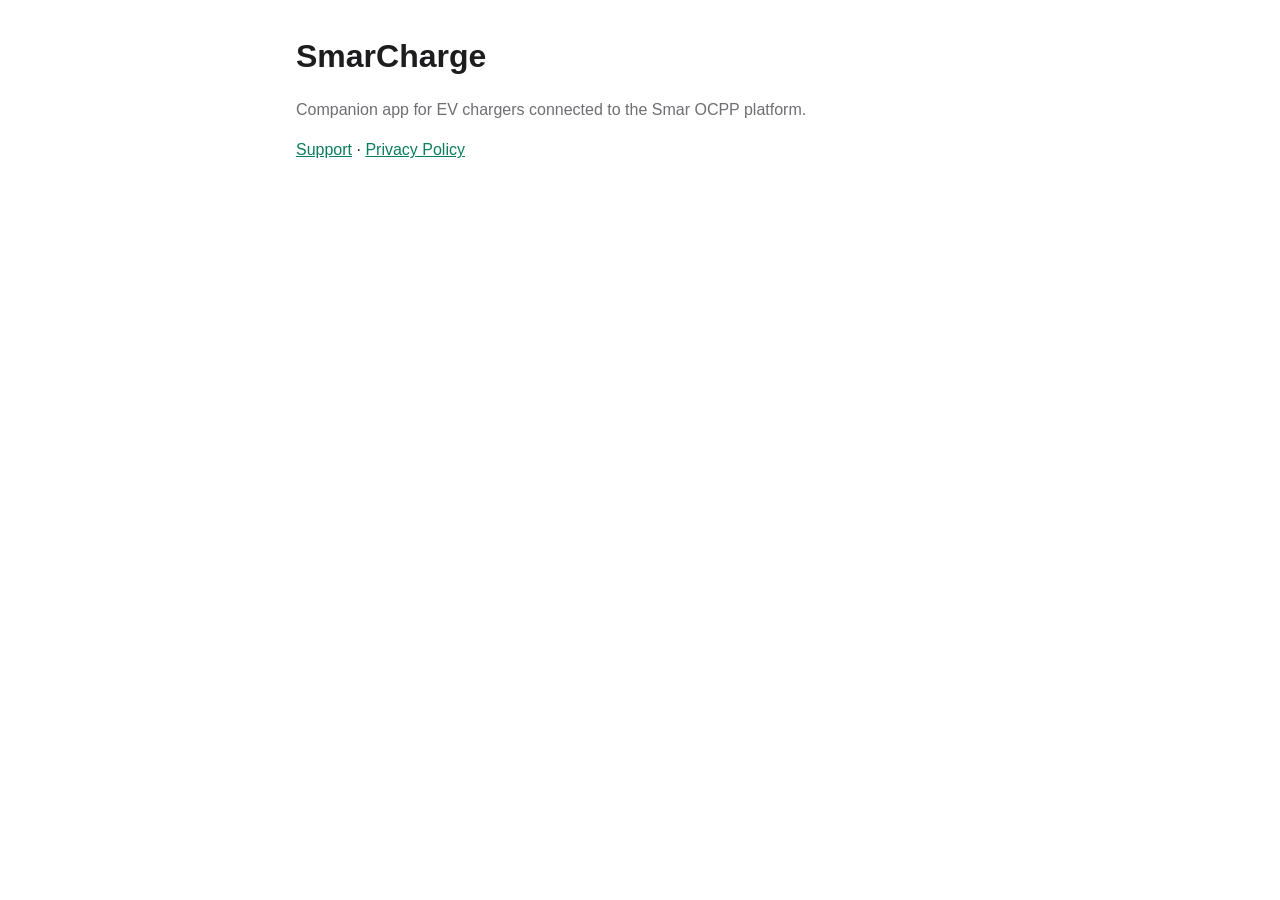
<file: index.html>
<!doctype html>
<html lang="en">
<head>
<meta charset="utf-8">
<meta name="viewport" content="width=device-width, initial-scale=1">
<title>SmarCharge</title>
<link rel="stylesheet" href="style.css">
</head>
<body>
<main>
  <h1>SmarCharge</h1>
  <p class="lead">Companion app for EV chargers connected to the Smar OCPP platform.</p>
  <p><a href="support/">Support</a> · <a href="privacy/">Privacy Policy</a></p>
</main>
</body>
</html>
</file>
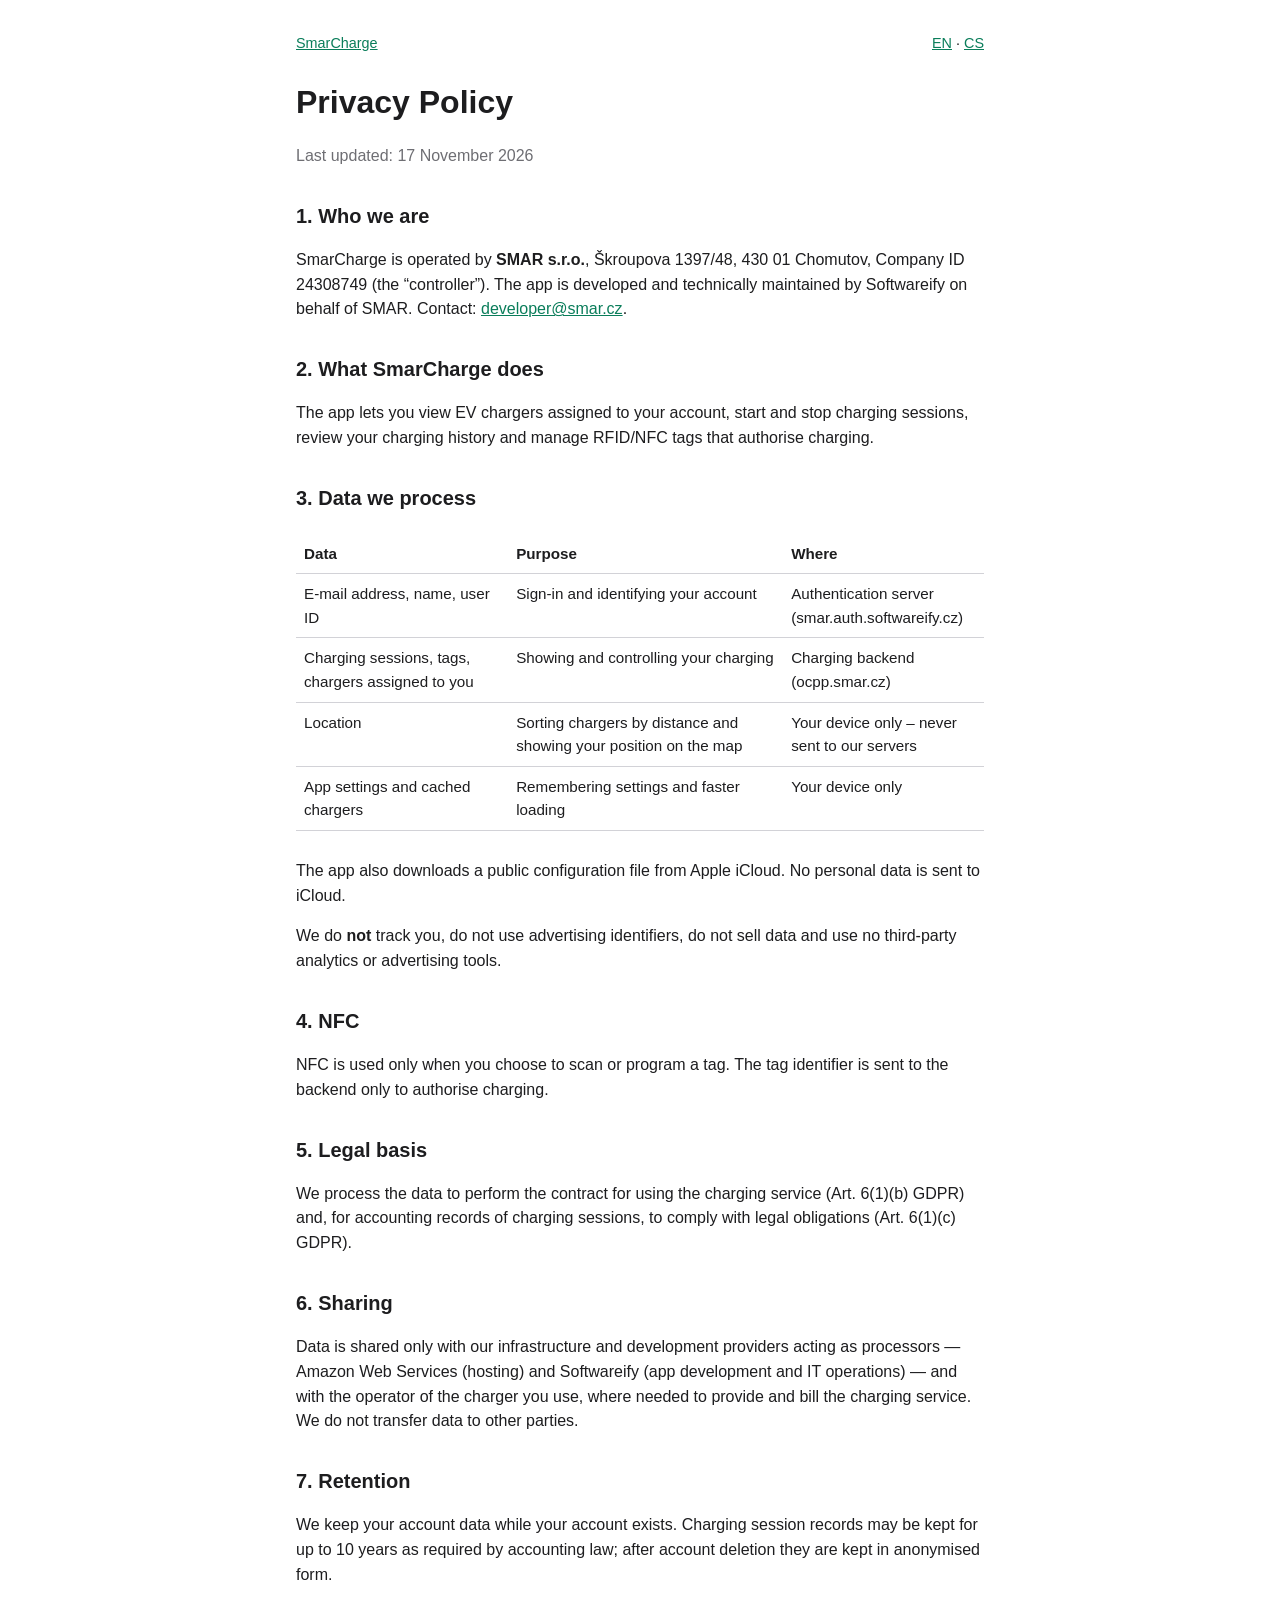
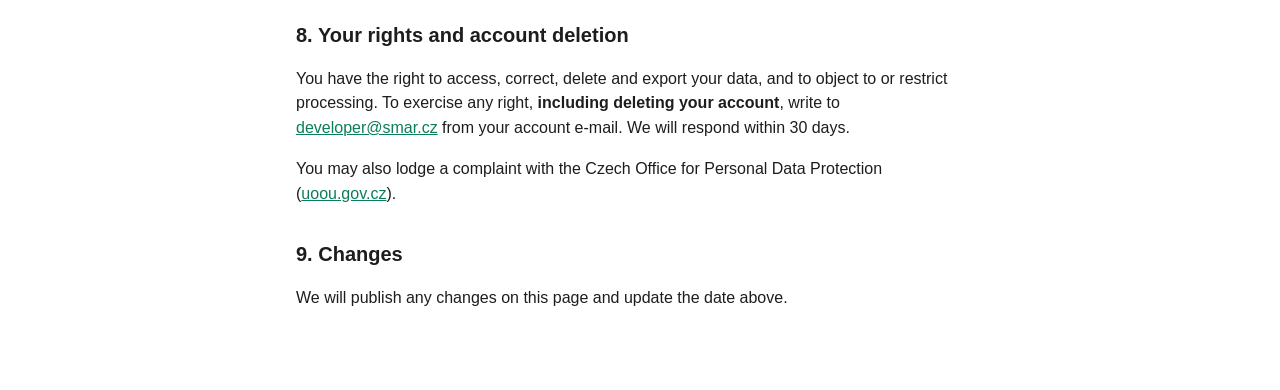
<file: privacy/index.html>
<!doctype html>
<html lang="en">
<head>
<meta charset="utf-8">
<meta name="viewport" content="width=device-width, initial-scale=1">
<title>SmarCharge Privacy Policy</title>
<link rel="stylesheet" href="../style.css">
<script src="../lang.js"></script>
</head>
<body>
<main>
<nav><a href="../">SmarCharge</a><span><a href="#" onclick="setLang('en');return false">EN</a> · <a href="#" onclick="setLang('cs');return false">CS</a></span></nav>

<section lang="en">
  <h1>Privacy Policy</h1>
  <p class="muted">Last updated: 17 November 2026</p>

  <h2>1. Who we are</h2>
  <p>SmarCharge is operated by <strong>SMAR s.r.o.</strong>, Škroupova 1397/48, 430 01 Chomutov, Company ID 24308749 (the “controller”). The app is developed and technically maintained by Softwareify on behalf of SMAR. Contact: <a href="mailto:developer@smar.cz">developer@smar.cz</a>.</p>

  <h2>2. What SmarCharge does</h2>
  <p>The app lets you view EV chargers assigned to your account, start and stop charging sessions, review your charging history and manage RFID/NFC tags that authorise charging.</p>

  <h2>3. Data we process</h2>
  <div class="table-wrap"><table>
    <tr><th>Data</th><th>Purpose</th><th>Where</th></tr>
    <tr><td>E-mail address, name, user ID</td><td>Sign-in and identifying your account</td><td>Authentication server (smar.auth.softwareify.cz)</td></tr>
    <tr><td>Charging sessions, tags, chargers assigned to you</td><td>Showing and controlling your charging</td><td>Charging backend (ocpp.smar.cz)</td></tr>
    <tr><td>Location</td><td>Sorting chargers by distance and showing your position on the map</td><td>Your device only – never sent to our servers</td></tr>
    <tr><td>App settings and cached chargers</td><td>Remembering settings and faster loading</td><td>Your device only</td></tr>
  </table></div>
  <p>The app also downloads a public configuration file from Apple iCloud. No personal data is sent to iCloud.</p>
  <p>We do <strong>not</strong> track you, do not use advertising identifiers, do not sell data and use no third-party analytics or advertising tools.</p>

  <h2>4. NFC</h2>
  <p>NFC is used only when you choose to scan or program a tag. The tag identifier is sent to the backend only to authorise charging.</p>

  <h2>5. Legal basis</h2>
  <p>We process the data to perform the contract for using the charging service (Art. 6(1)(b) GDPR) and, for accounting records of charging sessions, to comply with legal obligations (Art. 6(1)(c) GDPR).</p>

  <h2>6. Sharing</h2>
  <p>Data is shared only with our infrastructure and development providers acting as processors — Amazon Web Services (hosting) and Softwareify (app development and IT operations) — and with the operator of the charger you use, where needed to provide and bill the charging service. We do not transfer data to other parties.</p>

  <h2>7. Retention</h2>
  <p>We keep your account data while your account exists. Charging session records may be kept for up to 10 years as required by accounting law; after account deletion they are kept in anonymised form.</p>

  <h2>8. Your rights and account deletion</h2>
  <p>You have the right to access, correct, delete and export your data, and to object to or restrict processing. To exercise any right, <strong>including deleting your account</strong>, write to <a href="mailto:developer@smar.cz">developer@smar.cz</a> from your account e-mail. We will respond within 30 days.</p>
  <p>You may also lodge a complaint with the Czech Office for Personal Data Protection (<a href="https://uoou.gov.cz">uoou.gov.cz</a>).</p>

  <h2>9. Changes</h2>
  <p>We will publish any changes on this page and update the date above.</p>
</section>

<section lang="cs">
  <h1>Zásady ochrany osobních údajů</h1>
  <p class="muted">Poslední aktualizace: 17. 11. 2026</p>

  <h2>1. Kdo jsme</h2>
  <p>Aplikaci SmarCharge provozuje <strong>SMAR s.r.o.</strong>, Škroupova 1397/48, 430 01 Chomutov, IČO 24308749 („správce“). Aplikaci vyvíjí a technicky provozuje Softwareify jménem SMAR. Kontakt: <a href="mailto:developer@smar.cz">developer@smar.cz</a>.</p>

  <h2>2. K čemu aplikace slouží</h2>
  <p>Aplikace zobrazuje nabíječky přidělené k vašemu účtu, umožňuje spustit a zastavit nabíjení, prohlížet historii nabíjení a spravovat RFID/NFC tagy, kterými se nabíjení autorizuje.</p>

  <h2>3. Jaké údaje zpracováváme</h2>
  <div class="table-wrap"><table>
    <tr><th>Údaje</th><th>Účel</th><th>Kde</th></tr>
    <tr><td>E-mail, jméno, ID uživatele</td><td>Přihlášení a identifikace účtu</td><td>Přihlašovací server (smar.auth.softwareify.cz)</td></tr>
    <tr><td>Nabíjecí relace, tagy, přidělené nabíječky</td><td>Zobrazení a ovládání nabíjení</td><td>Backend nabíjení (ocpp.smar.cz)</td></tr>
    <tr><td>Poloha</td><td>Řazení nabíječek podle vzdálenosti a zobrazení na mapě</td><td>Pouze ve vašem zařízení – na naše servery se neodesílá</td></tr>
    <tr><td>Nastavení a mezipaměť nabíječek</td><td>Zapamatování nastavení a rychlejší načítání</td><td>Pouze ve vašem zařízení</td></tr>
  </table></div>
  <p>Aplikace dále stahuje veřejný konfigurační soubor z Apple iCloud. Do iCloudu se neodesílají žádné osobní údaje.</p>
  <p><strong>Nesledujeme</strong> vás, nepoužíváme reklamní identifikátory, údaje neprodáváme a nepoužíváme analytické ani reklamní nástroje třetích stran.</p>

  <h2>4. NFC</h2>
  <p>NFC se používá jen tehdy, když sami zvolíte načtení nebo naprogramování tagu. Identifikátor tagu se odesílá na backend pouze kvůli autorizaci nabíjení.</p>

  <h2>5. Právní základ</h2>
  <p>Údaje zpracováváme pro plnění smlouvy o využívání nabíjecí služby (čl. 6 odst. 1 písm. b) GDPR) a u účetních záznamů o nabíjení pro splnění právní povinnosti (čl. 6 odst. 1 písm. c) GDPR).</p>

  <h2>6. Předávání údajů</h2>
  <p>Údaje předáváme pouze poskytovatelům infrastruktury a vývoje jako zpracovatelům — Amazon Web Services (hosting) a Softwareify (vývoj aplikace a IT provoz) — a provozovateli nabíječky, kterou používáte, pokud je to nutné pro poskytnutí a vyúčtování nabíjení. Jiným subjektům údaje nepředáváme.</p>

  <h2>7. Doba uchování</h2>
  <p>Údaje o účtu uchováváme po dobu existence účtu. Záznamy o nabíjení můžeme uchovávat až 10 let podle účetních předpisů; po zrušení účtu v anonymizované podobě.</p>

  <h2>8. Vaše práva a zrušení účtu</h2>
  <p>Máte právo na přístup k údajům, jejich opravu, výmaz a přenositelnost a právo vznést námitku nebo požadovat omezení zpracování. Pro uplatnění práv, <strong>včetně zrušení účtu</strong>, napište z e-mailu svého účtu na <a href="mailto:developer@smar.cz">developer@smar.cz</a>. Odpovíme do 30 dnů.</p>
  <p>Stížnost můžete podat u Úřadu pro ochranu osobních údajů (<a href="https://uoou.gov.cz">uoou.gov.cz</a>).</p>

  <h2>9. Změny</h2>
  <p>Změny zveřejníme na této stránce a aktualizujeme datum výše.</p>
</section>
</main>
</body>
</html>
</file>
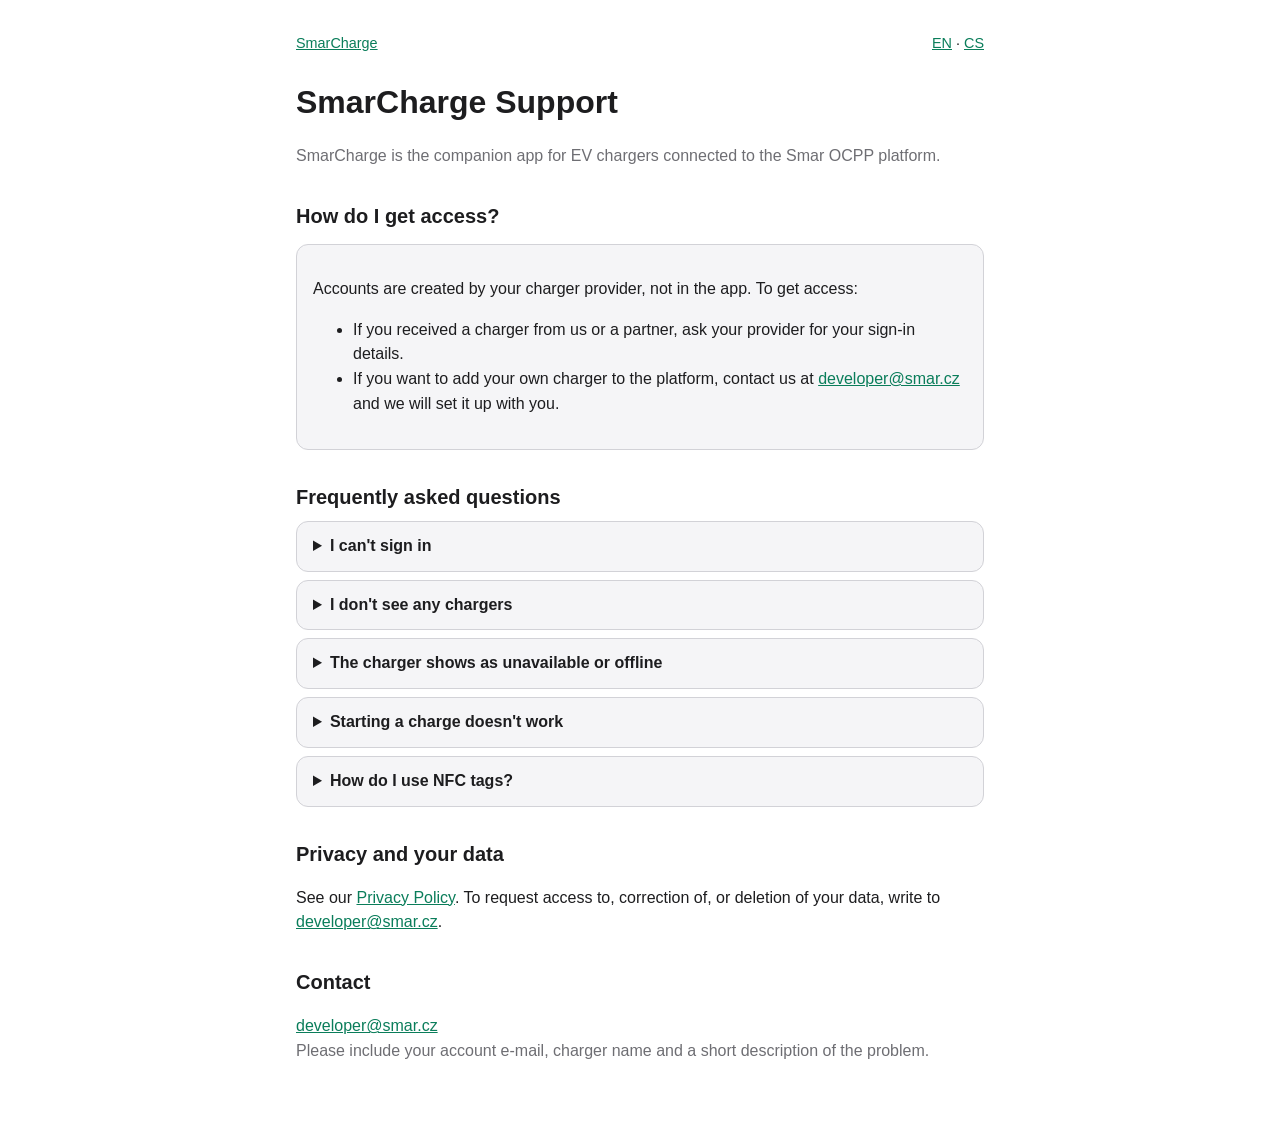
<file: support/index.html>
<!doctype html>
<html lang="en">
<head>
<meta charset="utf-8">
<meta name="viewport" content="width=device-width, initial-scale=1">
<title>SmarCharge Support</title>
<link rel="stylesheet" href="../style.css">
<script src="../lang.js"></script>
</head>
<body>
<main>
<nav><a href="../">SmarCharge</a><span><a href="#" onclick="setLang('en');return false">EN</a> · <a href="#" onclick="setLang('cs');return false">CS</a></span></nav>

<section lang="en">
  <h1>SmarCharge Support</h1>
  <p class="lead">SmarCharge is the companion app for EV chargers connected to the Smar OCPP platform.</p>

  <h2>How do I get access?</h2>
  <div class="card">
    <p>Accounts are created by your charger provider, not in the app. To get access:</p>
    <ul>
      <li>If you received a charger from us or a partner, ask your provider for your sign-in details.</li>
      <li>If you want to add your own charger to the platform, contact us at <a href="mailto:developer@smar.cz">developer@smar.cz</a> and we will set it up with you.</li>
    </ul>
  </div>

  <h2>Frequently asked questions</h2>
  <details><summary>I can't sign in</summary>
    <p>Check that you use the e-mail and password from your provider. If you forgot the password or the account isn't active yet, contact your provider or <a href="mailto:developer@smar.cz">developer@smar.cz</a>.</p></details>
  <details><summary>I don't see any chargers</summary>
    <p>Your account must have a charger assigned. Ask your provider to add your charger to your account.</p></details>
  <details><summary>The charger shows as unavailable or offline</summary>
    <p>The charger has lost its connection or is faulted. Check its power and network, then try again. If it persists, contact your provider.</p></details>
  <details><summary>Starting a charge doesn't work</summary>
    <p>Make sure a vehicle is plugged in, the connector is available, and you have selected a tag (Account → Tags). If it still fails, contact support with the charger name and time.</p></details>
  <details><summary>How do I use NFC tags?</summary>
    <p>Open Account → Check NFC to scan or program a tag. NFC is optional and requires an iPhone with NFC support.</p></details>

  <h2>Privacy and your data</h2>
  <p>See our <a href="../privacy/">Privacy Policy</a>. To request access to, correction of, or deletion of your data, write to <a href="mailto:developer@smar.cz">developer@smar.cz</a>.</p>

  <h2>Contact</h2>
  <p><a href="mailto:developer@smar.cz">developer@smar.cz</a><br><span class="muted">Please include your account e-mail, charger name and a short description of the problem.</span></p>
</section>

<section lang="cs">
  <h1>Podpora SmarCharge</h1>
  <p class="lead">SmarCharge je aplikace pro nabíječky elektromobilů připojené k platformě Smar OCPP.</p>

  <h2>Jak získám přístup?</h2>
  <div class="card">
    <p>Účty zakládá provozovatel nabíječek, ne aplikace. Pro získání přístupu:</p>
    <ul>
      <li>Pokud jste nabíječku dostali od nás nebo od partnera, požádejte provozovatele o přihlašovací údaje.</li>
      <li>Pokud chcete na platformu přidat vlastní nabíječku, napište na <a href="mailto:developer@smar.cz">developer@smar.cz</a> a domluvíme se.</li>
    </ul>
  </div>

  <h2>Časté dotazy</h2>
  <details><summary>Nemohu se přihlásit</summary>
    <p>Zkontrolujte e-mail a heslo od provozovatele. Pokud jste heslo zapomněli nebo účet ještě není aktivní, kontaktujte provozovatele nebo <a href="mailto:developer@smar.cz">developer@smar.cz</a>.</p></details>
  <details><summary>Nevidím žádné nabíječky</summary>
    <p>K účtu musí být přiřazena nabíječka. Požádejte provozovatele, aby ji k vašemu účtu přidal.</p></details>
  <details><summary>Nabíječka je nedostupná nebo offline</summary>
    <p>Nabíječka ztratila připojení nebo hlásí závadu. Zkontrolujte napájení a síť a zkuste to znovu. Pokud problém trvá, kontaktujte provozovatele.</p></details>
  <details><summary>Nelze spustit nabíjení</summary>
    <p>Ujistěte se, že je vozidlo připojené, konektor je volný a máte vybraný tag (Účet → Tagy). Pokud to nepomůže, napište podpoře s názvem nabíječky a časem pokusu.</p></details>
  <details><summary>Jak používat NFC tagy?</summary>
    <p>V Účtu zvolte Check NFC a naskenujte nebo naprogramujte tag. NFC je volitelné a vyžaduje iPhone s podporou NFC.</p></details>

  <h2>Soukromí a vaše data</h2>
  <p>Viz <a href="../privacy/">Zásady ochrany osobních údajů</a>. O přístup k datům, opravu nebo smazání požádejte na <a href="mailto:developer@smar.cz">developer@smar.cz</a>.</p>

  <h2>Kontakt</h2>
  <p><a href="mailto:developer@smar.cz">developer@smar.cz</a><br><span class="muted">Uveďte prosím e-mail účtu, název nabíječky a stručný popis problému.</span></p>
</section>
</main>
</body>
</html>
</file>
<file: style.css>
:root { --bg:#fff; --fg:#1d1d1f; --muted:#6e6e73; --accent:#0a7d5a; --card:#f5f5f7; --line:#d2d2d7; }
@media (prefers-color-scheme: dark) {
  :root { --bg:#111; --fg:#f5f5f7; --muted:#a1a1a6; --accent:#3ddc97; --card:#1c1c1e; --line:#38383a; }
}
* { box-sizing: border-box; }
body { margin:0; background:var(--bg); color:var(--fg); font:16px/1.55 -apple-system,BlinkMacSystemFont,"Segoe UI",Roboto,sans-serif; }
main { max-width: 720px; margin: 0 auto; padding: 32px 16px 64px; }
h1 { font-size: 2rem; margin: 0 0 4px; }
h2 { font-size: 1.25rem; margin: 32px 0 8px; }
.lead, .muted { color: var(--muted); }
a { color: var(--accent); }
nav { display:flex; justify-content:space-between; gap:16px; font-size:.9rem; margin-bottom:24px; }
.card { background: var(--card); border: 1px solid var(--line); border-radius: 12px; padding: 16px; margin: 12px 0; }
details { background: var(--card); border: 1px solid var(--line); border-radius: 12px; padding: 12px 16px; margin: 8px 0; }
summary { cursor: pointer; font-weight: 600; }
table { width:100%; border-collapse: collapse; margin: 12px 0; font-size:.95rem; }
th, td { overflow-wrap:anywhere; text-align:left; vertical-align:top; padding:8px; border-bottom:1px solid var(--line); }
.table-wrap { overflow-x:auto; }
section[lang="cs"] { display: none; }
:root[data-lang="cs"] section[lang="en"] { display: none; }
:root[data-lang="cs"] section[lang="cs"] { display: block; }
</file>
